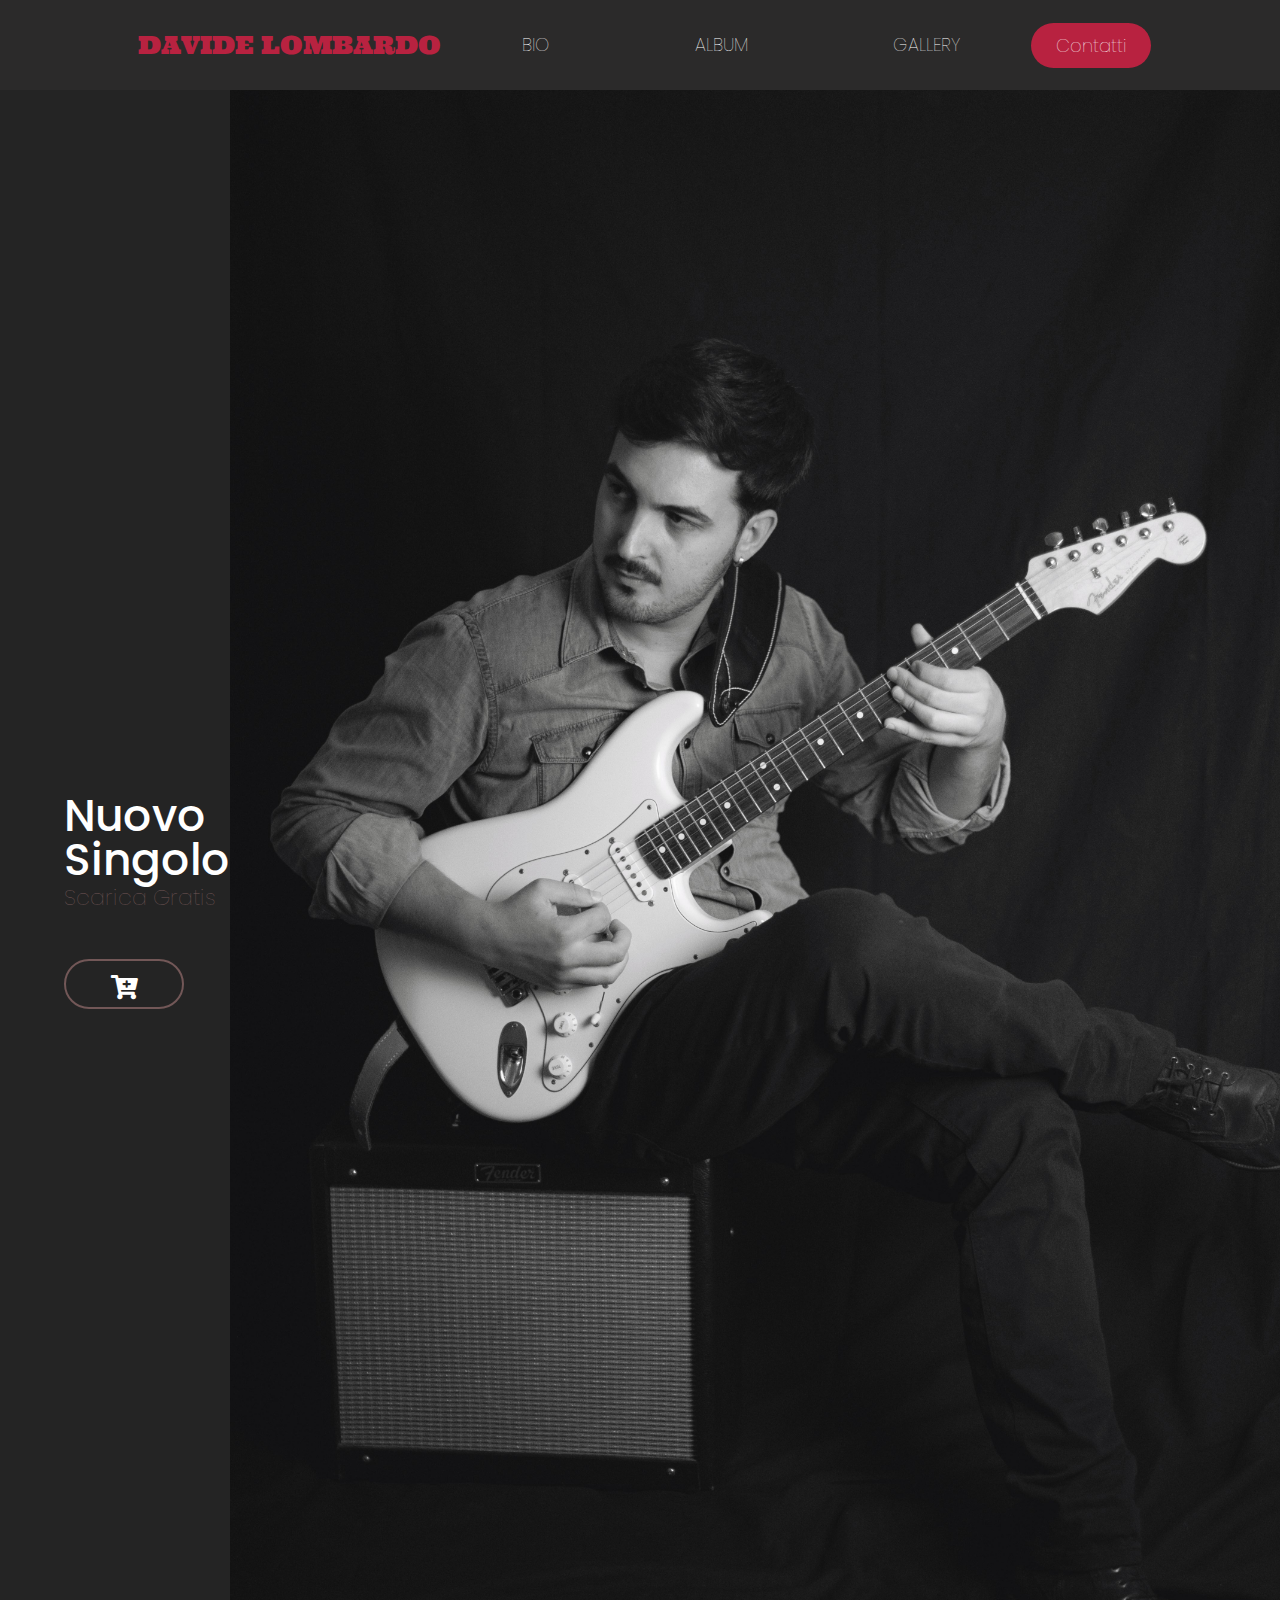
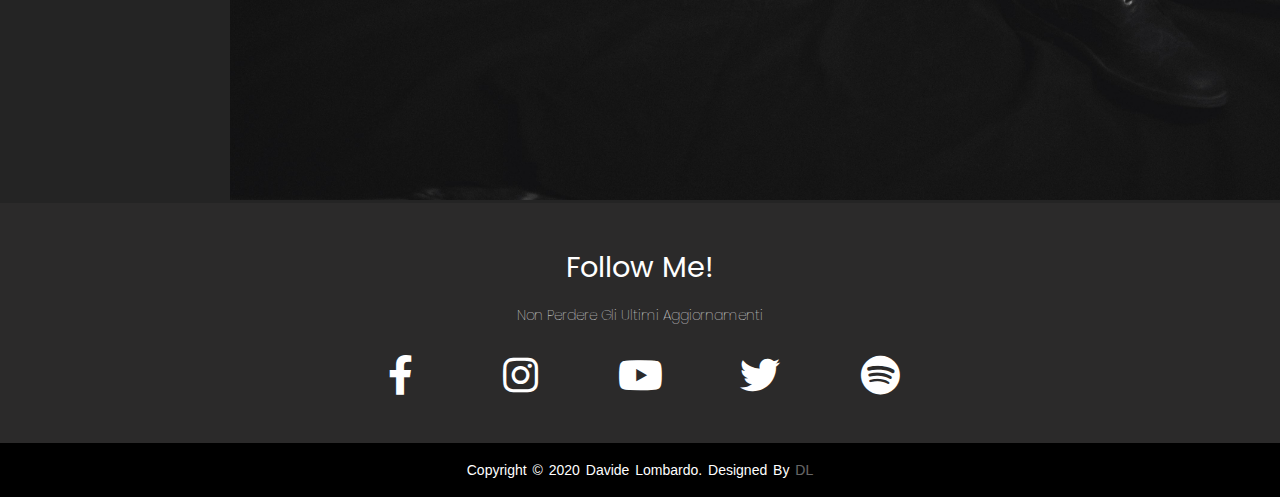
<file: index.html>
<!DOCTYPE html>
<html lang="en">

<head>
    <meta charset="utf-8">
    <title>Project: Davide Lombardo Music</title>
    <meta name="viewport" content="width=device-width, initial-scale=1.0">
    <link rel="stylesheet" href="css/reset.css">
    <link rel="stylesheet" href="css/main.css">

    <link rel="preconnect" href="https://fonts.gstatic.com">
    <link href="https://fonts.googleapis.com/css2?family=Ultra&display=swap" rel="stylesheet">
    <link href="https://fonts.googleapis.com/css2?family=Poppins:wght@300&display=swap" rel="stylesheet">
    <link rel="stylesheet" href="https://cdnjs.cloudflare.com/ajax/libs/font-awesome/5.15.2/css/all.min.css">
</head>

<body>
    <header>
        <h1><a href="index.html">DAVIDE LOMBARDO</a></h1>
        <nav>
            <ul class="menu">
                <li><a href="bio.html">Bio</a></li>
                <li><a href="album.html">Album</a></li>
                <li><a href="gallery.html">Gallery</a></li>
            </ul>
        </nav>
        <button><a href="contatti.html">Contatti</button>
    </header>
    <main>
        <section class="presentation">
            <div class="introduction">
                <div class="intro-text">
                    <h2>Nuovo Singolo</h2>
                    <p>Scarica Gratis</p>
                </div>
                <div class="cta">
                    <button class="cta-select"><i class="fas fa-cart-plus"></i></button>
                </div>
            </div>
            <div class="cover">
                <img src="./img/background.jpg" alt="background">

            </div>
        </section>
    </main>

    <footer>
        <div class="footer-content">
            <h3>Follow me!</h3>
            <p>Non Perdere Gli Ultimi Aggiornamenti</p>
            <ul class="socials">
                <li><a href="#"><i class="fab fa-facebook-f"></i></a></li>
                <li><a href="#"><i class="fab fa-instagram"></i></a></li>
                <li><a href="#"><i class="fab fa-youtube"></i></a></li>
                <li><a href="#"><i class="fab fa-twitter"></i></a></li>
                <li><a href="#"><i class="fab fa-spotify"></i></a></li>
            </ul>
        </div>

        <div class="footer-bottom">
            <p>copyright &copy; 2020 Davide Lombardo. Designed by <span>DL</span></p>
        </div>
    </footer>

</body>

</html>
</file>
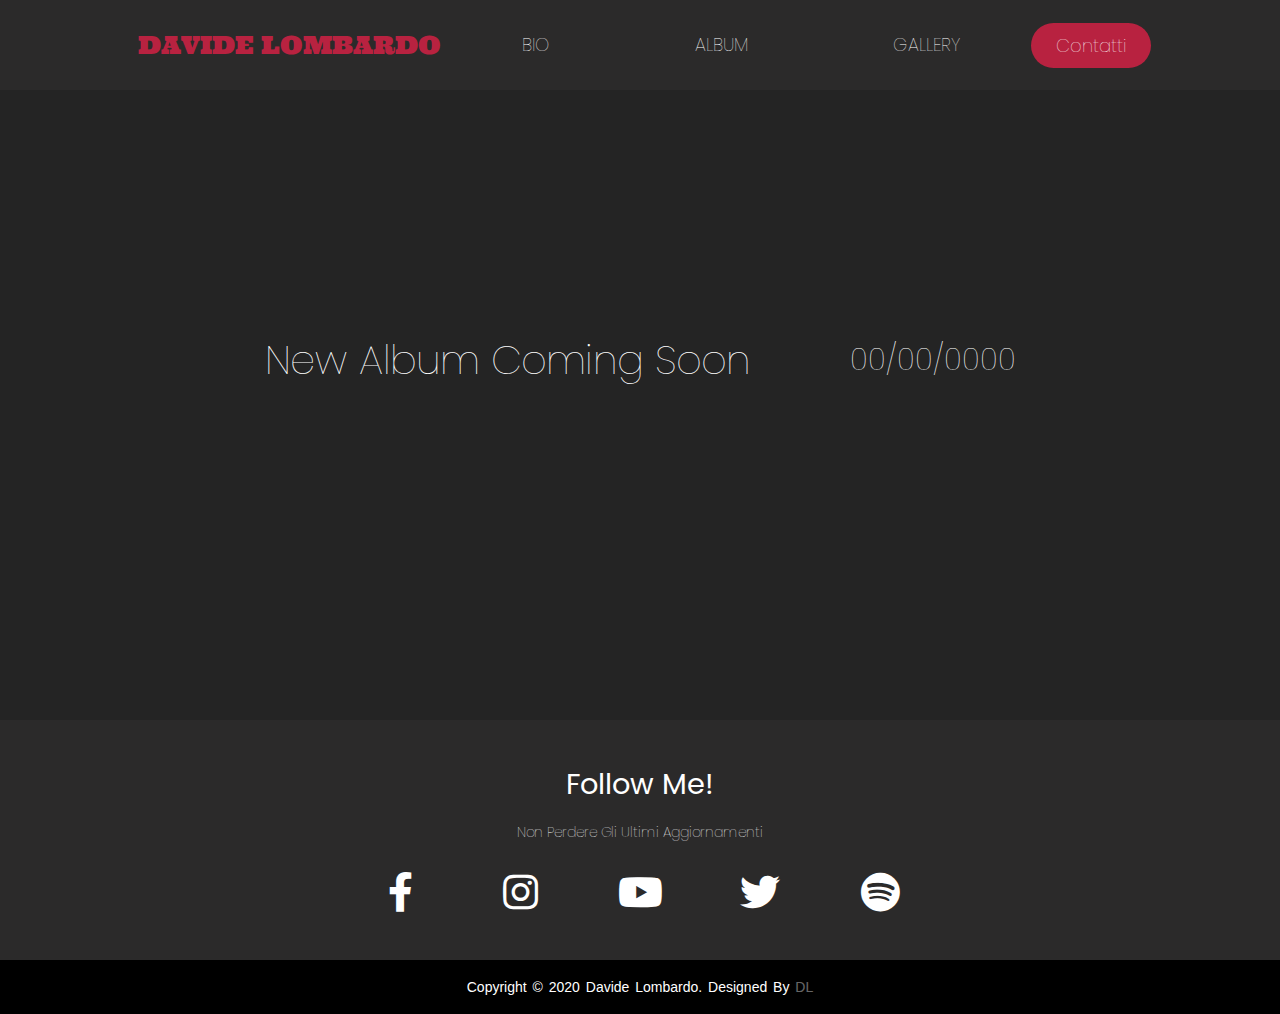
<file: album.html>
<!DOCTYPE html>
<html lang="en">

<head>
    <meta charset="utf-8">
    <title>Project: Davide Lombardo Music</title>
    <link rel="stylesheet" href="css/reset.css">
    <link rel="stylesheet" href="css/album.css">
    <link rel="stylesheet" href="css/main.css">

    <link rel="preconnect" href="https://fonts.gstatic.com">
    <link href="https://fonts.googleapis.com/css2?family=Ultra&display=swap" rel="stylesheet">
    <link href="https://fonts.googleapis.com/css2?family=Poppins:wght@300&display=swap" rel="stylesheet">

    <link rel="stylesheet" href="https://cdnjs.cloudflare.com/ajax/libs/font-awesome/5.15.2/css/all.min.css">
</head>

<body>
    <header>
        <h1><a href="index.html">DAVIDE LOMBARDO</a></h1>
        <nav>
            <ul class="menu">
                <li><a href="bio.html">Bio</a></li>
                <li><a href="album.html">Album</a></li>
                <li><a href="gallery.html">Gallery</a></li>
            </ul>
        </nav>
        <button><a href="contatti.html">Contatti</button>
    </header>

    <div class="coming-soon">
        <h2>New Album Coming Soon</h2>
        <p>00/00/0000</p>
    </div>

</body>

<footer>
    <div class="footer-content">
        <h3>Follow me!</h3>
        <p>Non Perdere Gli Ultimi Aggiornamenti</p>
        <ul class="socials">
            <li><a href="#"><i class="fab fa-facebook-f"></i></a></li>
            <li><a href="#"><i class="fab fa-instagram"></i></a></li>
            <li><a href="#"><i class="fab fa-youtube"></i></a></li>
            <li><a href="#"><i class="fab fa-twitter"></i></a></li>
            <li><a href="#"><i class="fab fa-spotify"></i></a></li>
        </ul>
    </div>

    <div class="footer-bottom">
        <p>copyright &copy; 2020 Davide Lombardo. Designed by <span>DL</span></p>
    </div>
</footer>

</html>
</file>
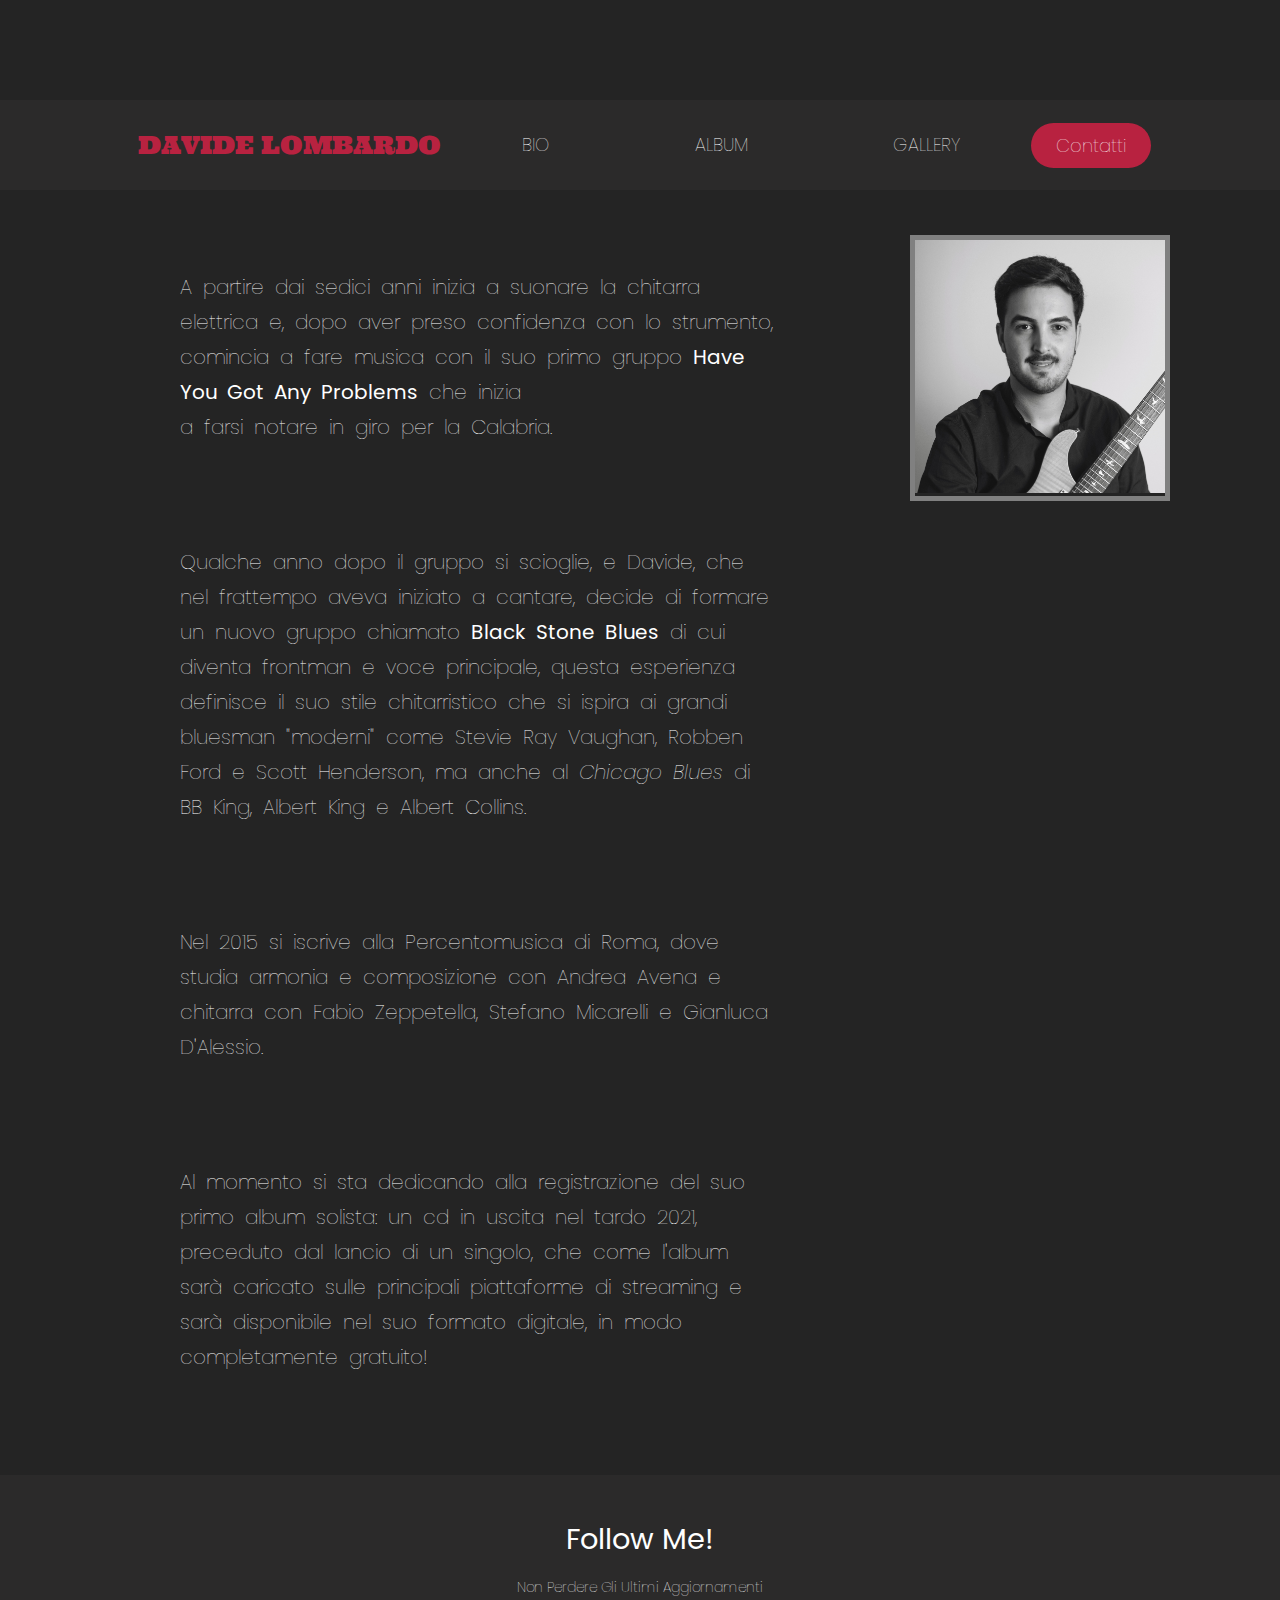
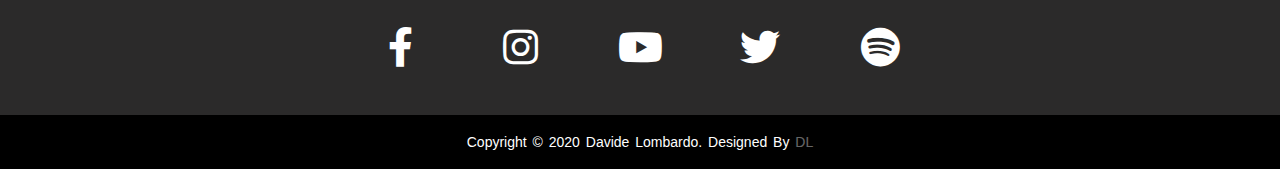
<file: bio.html>
<!DOCTYPE html>
<html lang="en">

<head>
    <meta charset="utf-8">
    <title>Project: Davide Lombardo Music</title>
    <link rel="stylesheet" href="css/reset.css">
    <link rel="stylesheet" href="css/main.css">
    <link rel="stylesheet" href="css/bio.css">

    <link rel="preconnect" href="https://fonts.gstatic.com">
    <link href="https://fonts.googleapis.com/css2?family=Poppins:wght@300&display=swap" rel="stylesheet">
    <link href="https://fonts.googleapis.com/css2?family=Ultra&display=swap" rel="stylesheet">

    <link rel="stylesheet" href="https://cdnjs.cloudflare.com/ajax/libs/font-awesome/5.15.2/css/all.min.css">
</head>

<body>
    <header>
        <h1><a href="index.html">DAVIDE LOMBARDO</a></h1>
        <nav>
            <ul class="menu">
                <li><a href="bio.html">Bio</a></li>
                <li><a href="album.html">Album</a></li>
                <li><a href="gallery.html">Gallery</a></li>
            </ul>
        </nav>
        <button><a href="contatti.html">Contatti</button>
    </header>

    <div class="container">
        <div class="bio-pic"><img src="img/bio/bio-pic.jpg" alt="Davide Lombardo" width="250px" /></div>

        <div class="box box1">Davide Lombardo, nasce l'11 agosto del 1992 a Gioiosa Ionica, paesino della provincia di Reggio Calabria.</div>

        <div class="box box2">A partire dai sedici anni inizia a suonare la chitarra elettrica e, dopo aver preso confidenza con lo strumento, comincia a fare musica con il suo primo gruppo <strong> Have You Got Any Problems</strong> che inizia<br> a farsi notare in giro per
            la Calabria.</div>

        <div class="box box3">Qualche anno dopo il gruppo si scioglie, e Davide, che nel frattempo aveva iniziato a cantare, decide di formare un nuovo gruppo chiamato <strong>Black Stone Blues</strong> di cui diventa frontman e voce principale, questa esperienza definisce
            il suo stile chitarristico che si ispira ai grandi bluesman "moderni" come Stevie Ray Vaughan, Robben Ford e Scott Henderson, ma anche al <em>Chicago Blues</em> di BB King, Albert King e Albert Collins.</div>


        <div class="box box4">Nel 2015 si iscrive alla Percentomusica di Roma, dove studia armonia e composizione con Andrea Avena e chitarra con Fabio Zeppetella, Stefano Micarelli e Gianluca D'Alessio.</div>

        <div class="box box5">Al momento si sta dedicando alla registrazione del suo primo album solista: un cd in uscita nel tardo 2021, preceduto dal lancio di un singolo, che come l'album sarà caricato sulle principali piattaforme di streaming e sarà disponibile nel suo
            formato digitale, in modo completamente gratuito! </div>
    </div>
</body>

<footer>
    <div class="footer-content">
        <h3>Follow me!</h3>
        <p>Non Perdere Gli Ultimi Aggiornamenti</p>
        <ul class="socials">
            <li><a href="#"><i class="fab fa-facebook-f"></i></a></li>
            <li><a href="#"><i class="fab fa-instagram"></i></a></li>
            <li><a href="#"><i class="fab fa-youtube"></i></a></li>
            <li><a href="#"><i class="fab fa-twitter"></i></a></li>
            <li><a href="#"><i class="fab fa-spotify"></i></a></li>
        </ul>
    </div>

    <div class="footer-bottom">
        <p>copyright &copy; 2020 Davide Lombardo. Designed by <span>DL</span></p>
    </div>
</footer>

</html>
</file>
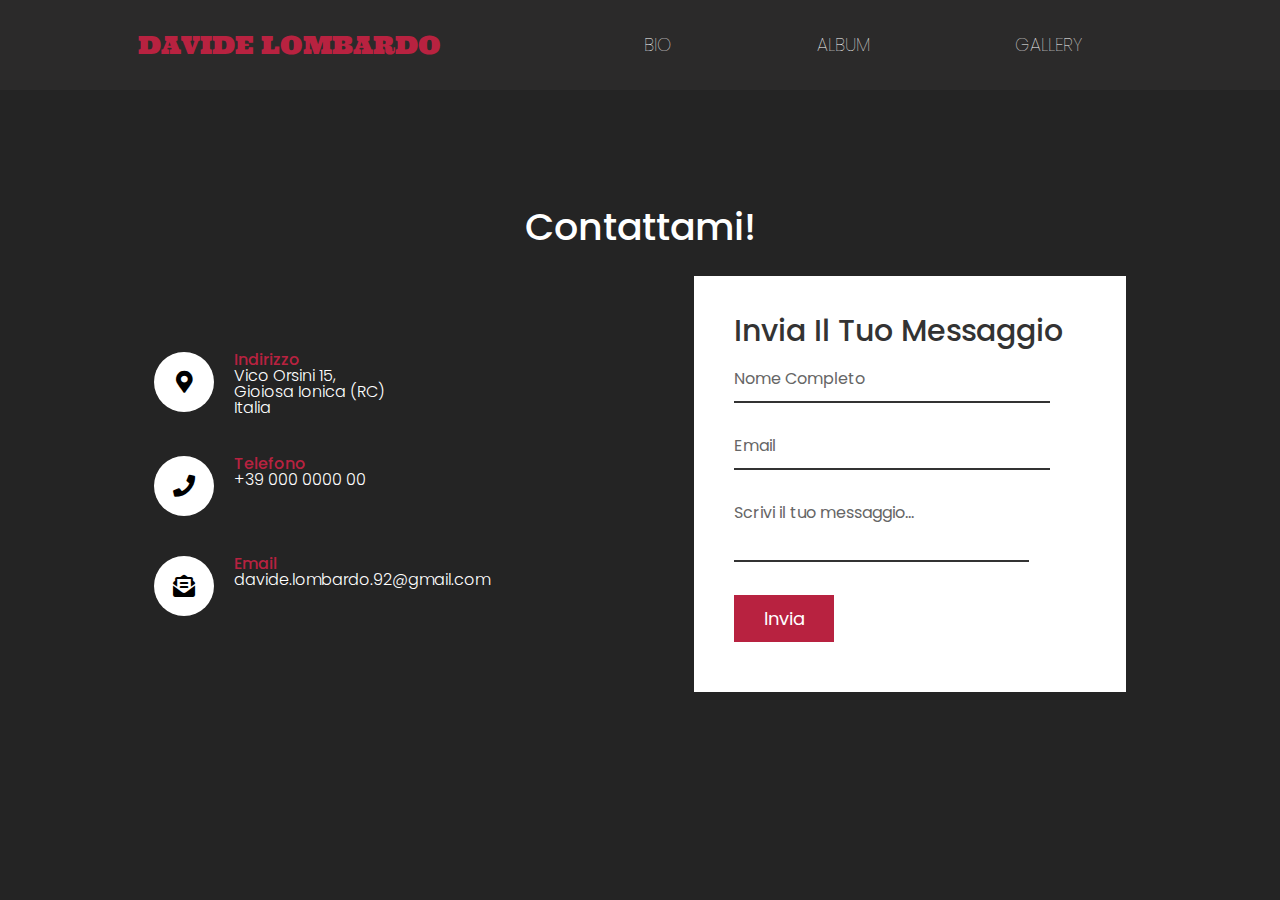
<file: contatti.html>
<!DOCTYPE html>
<html lang="en">

<head>
    <meta charset="utf-8">
    <title>Project: Davide Lombardo Music</title>
    <link rel="stylesheet" href="css/reset.css">
    <link rel="stylesheet" href="css/contatti.css">
    <link rel="stylesheet" href="css/main.css">

    <link rel="preconnect" href="https://fonts.gstatic.com">
    <link href="https://fonts.googleapis.com/css2?family=Ultra&display=swap" rel="stylesheet">
    <link href="https://fonts.googleapis.com/css2?family=Poppins:wght@300&display=swap" rel="stylesheet">
    <link rel="stylesheet" href="https://cdnjs.cloudflare.com/ajax/libs/font-awesome/5.15.2/css/all.min.css">

</head>

<header>
    <h1><a href="index.html">DAVIDE LOMBARDO</a></h1>
    <nav>
        <ul class="menu">
            <li><a href="bio.html">Bio</a></li>
            <li><a href="album.html">Album</a></li>
            <li><a href="gallery.html">Gallery</a></li>
        </ul>
    </nav>

</header>

<body>
    <section class="contact">
        <div class="content">
            <h2>Contattami!</h2>
        </div>
        <div class="container">
            <div class="contactInfo">
                <div class="box">
                    <div class="icon"><i class="fas fa-map-marker-alt"></i></div>
                    <div class="text">
                        <h3>Indirizzo</h3>
                        <p>Vico Orsini 15,<br> Gioiosa Ionica (RC)<br> Italia</p>
                    </div>
                </div>
                <div class="box">
                    <div class="icon"><i class="fas fa-phone"></i></div>
                    <div class="text">
                        <h3>Telefono</h3>
                        <p>+39 000 0000 00</p>
                    </div>
                </div>
                <div class="box">
                    <div class="icon"><i class="fas fa-envelope-open-text"></i></div>
                    <div class="text">
                        <h3>Email</h3>
                        <p>davide.lombardo.92@gmail.com</p>
                    </div>
                </div>
            </div>
            <div class="contactForm">
                <form>
                    <h2>Invia Il Tuo Messaggio</h2>
                    <div class="inputBox">
                        <input type="text" name="" required="required">
                        <span>Nome Completo</span>
                    </div>
                    <div class="inputBox">
                        <input type="text" name="" required="required">
                        <span>Email</span>
                    </div>
                    <div class="inputBox">
                        <textarea required="required"></textarea>
                        <span>Scrivi il tuo messaggio...</span>
                    </div>
                    <div class="inputBox">
                        <input type="submit" name="" value="Invia">
                    </div>
                </form>
            </div>
        </div>
    </section>
</body>

</html>
</file>
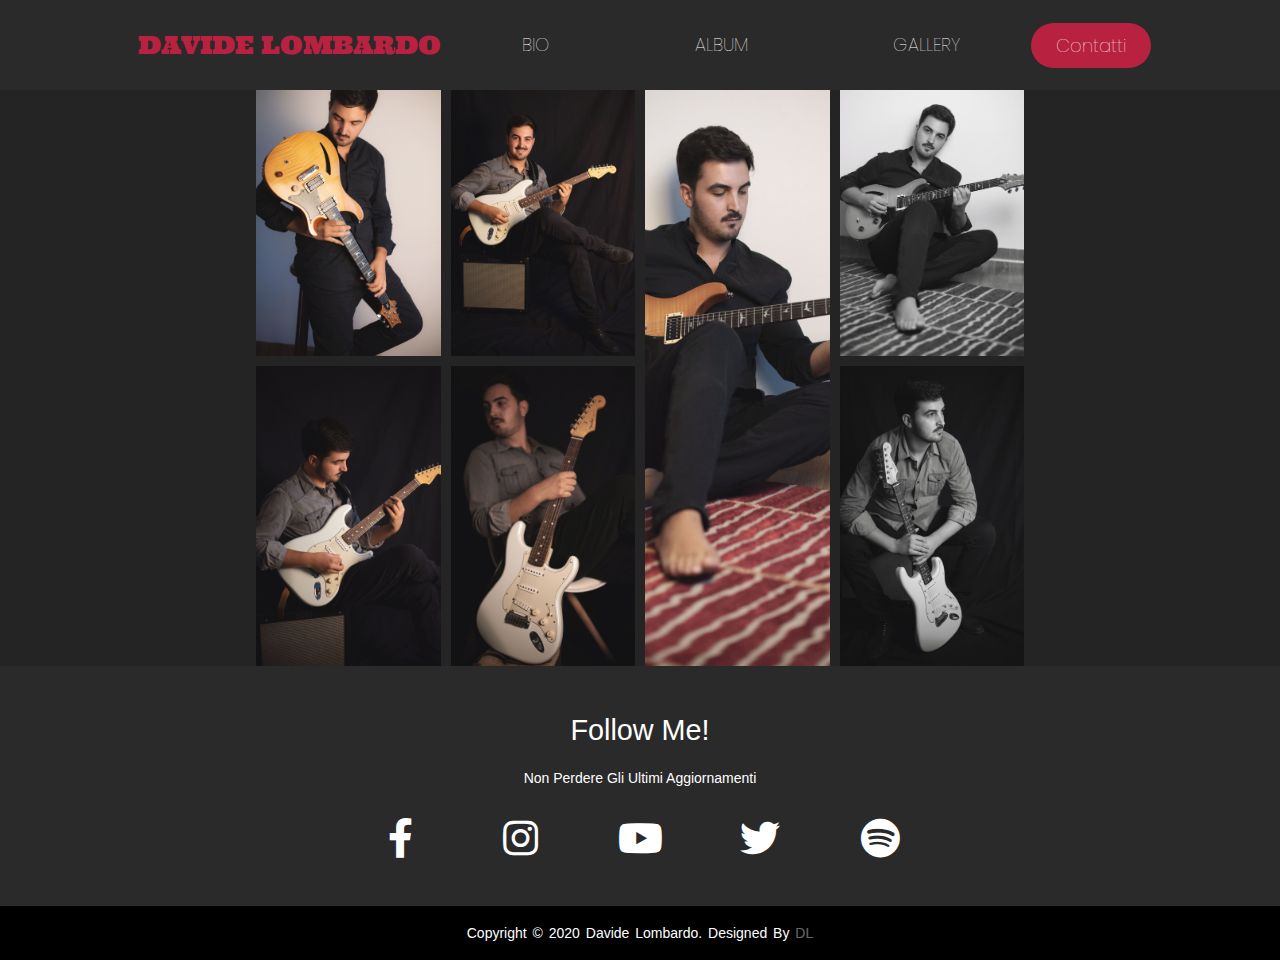
<file: gallery.html>
<!DOCTYPE html>
<html lang="en">

<head>
    <meta charset="utf-8">
    <title>Project: Davide Lombardo Music</title>
    <link rel="stylesheet" href="css/reset.css">
    <link rel="stylesheet" href="css/gallery.css">
    <link rel="stylesheet" href="css/main.css">

    <link rel="preconnect" href="https://fonts.gstatic.com">
    <link href="https://fonts.googleapis.com/css2?family=Ultra&display=swap" rel="stylesheet">
    <link href="https://fonts.googleapis.com/css2?family=Poppins:wght@300&display=swap" rel="stylesheet">
    <link rel="stylesheet" href="https://cdnjs.cloudflare.com/ajax/libs/font-awesome/5.15.2/css/all.min.css">
</head>

<body>
    <header>
        <h1><a href="index.html">DAVIDE LOMBARDO</a></h1>
        <nav>
            <ul class="menu">
                <li><a href="bio.html">Bio</a></li>
                <li><a href="album.html">Album</a></li>
                <li><a href="gallery.html">Gallery</a></li>
            </ul>
        </nav>
        <button><a href="contatti.html">Contatti</button>
    </header>

    <section id="index-gallery" class="wrapper-gallery">
        <p>Davide Lombardo</p>
        <h2>Gallery</h2>

        <div class="gallery-img img1">
            <div>
                <a href="#"></a>
            </div>
        </div>

        <div class="gallery-img img2">
            <div>
                <a href="#"></a>
            </div>
        </div>

        <div class="gallery-img img3">
            <div>
                <a href="#"></a>
            </div>
        </div>

        <div class="gallery-img img4">
            <div>
                <a href="#"></a>
            </div>
        </div>

        <div class="gallery-img img5">
            <div>
                <a href="#"></a>
            </div>
        </div>

        <div class="gallery-img img6">
            <div>
                <a href="#"></a>
            </div>
        </div>

        <div class="gallery-img img7">
            <div>
                <a href="#"></a>
            </div>
        </div>
    </section>
    <script src="js/gallery.js"></script>
</body>

<footer>
    <div class="footer-content">
        <h3>Follow me!</h3>
        <p>Non Perdere Gli Ultimi Aggiornamenti</p>
        <ul class="socials">
            <li><a href="#"><i class="fab fa-facebook-f"></i></a></li>
            <li><a href="#"><i class="fab fa-instagram"></i></a></li>
            <li><a href="#"><i class="fab fa-youtube"></i></a></li>
            <li><a href="#"><i class="fab fa-twitter"></i></a></li>
            <li><a href="#"><i class="fab fa-spotify"></i></a></li>
        </ul>
    </div>

    <div class="footer-bottom">
        <p>copyright &copy; 2020 Davide Lombardo. Designed by <span>DL</span></p>
    </div>
</footer>

</html>
</file>
<file: css/main.css>
.wrapper-gallery {
    margin: 0 20vw;
}

* {
    box-sizing: border-box;
    margin: 0;
    padding: 0;
}

body {
    background: #242424;
}

.menu,
a,
button {
    font-family: 'Poppins', sans-serif;
    font-weight: 100;
    font-size: 18px;
    text-decoration: none;
    color: #fff;
}

header {
    background-color: #2b2a2a;
    display: flex;
    justify-content: space-between;
    align-items: center;
    position: fixed;
    height: 10vh;
    width: 100vw;
    padding: 30px 10%;
    z-index: 10;
}

.menu {
    list-style: none;
    text-transform: uppercase;
}

.menu li {
    display: inline-block;
    margin: 0 50px;
    padding: 0 20px;
}

.menu a {
    transition: all 0.3s ease-in-out;
}

.menu a:hover {
    color: rgb(184, 34, 64);
}

button {
    padding: 9px 25px;
    background: rgb(184, 34, 64);
    border: none;
    border-radius: 50px;
    cursor: pointer;
    transition: all 0.3s ease-in-out;
}

button:hover {
    background-color: #0d94a6;
}

h1 a {
    margin-top: 0;
    margin-left: 10px;
    margin-right: 10px;
    font-weight: 100;
    font-size: 25px;
    font-family: 'Ultra', serif;
    color: rgb(184, 34, 64);
    cursor: pointer;
}

.presentation {
    display: flex;
    width: 90%;
    margin: auto;
    min-height: 80vh;
    align-items: center;
}

.introduction {
    flex: 1;
}

.intro-text h2 {
    font-size: 44px;
    font-weight: 500;
}

.intro-text p {
    margin-top: 5px;
    font-size: 22px;
    color: #725757;
}

.cta {
    padding: 50px 0px 0px 0px;
}

.cta-select {
    border: 2px solid #725757;
    background: transparent;
    color: #fff;
    width: 120px;
    height: 50px;
    cursor: pointer;
    font-size: 24px;
}

.cover {
    flex: 1;
}

.cover img {
    height: 200vh;
    animation: drop 1.5s ease;
}

@keyframes drop {
    0% {
        opacity: 0;
        transform: translateX(-700px);
    }
    100% {
        opacity: 1;
        transform: translateX(0px);
    }
}

footer {
    background: #2b2a2a;
    height: auto;
    width: 100vw;
    font-family: Arial, Helvetica, sans-serif;
    padding-top: 40px;
    color: #fff;
}

.footer-content {
    position: relative;
    display: flex;
    align-items: center;
    justify-content: center;
    flex-direction: column;
    text-align: center;
}

.footer-content h3 {
    font-size: 1.8rem;
    font-weight: 400;
    text-transform: capitalize;
    line-height: 3rem;
}

.footer-content p {
    max-width: 500px;
    margin: 10px auto;
    line-height: 28px;
    font-size: 14px;
}

.socials {
    list-style: none;
    display: flex;
    align-items: center;
    justify-content: center;
    margin: 1rem 0 3rem 0;
    font-size: 30px;
}

.socials li {
    margin: 0 10px;
    width: 100px;
}

.socials a {
    text-decoration: none;
    color: #fff;
}

.socials a i {
    font-size: 40px;
    transition: color .4s ease;
}

.socials a:hover i {
    color: rgb(184, 34, 64);
}

.footer-bottom {
    background: #000000;
    width: 100vw;
    padding: 20px 0;
    text-align: center;
}

.footer-bottom p {
    font-size: 14px;
    word-spacing: 2px;
    text-transform: capitalize;
}

.footer-bottom span {
    opacity: .4;
    font-weight: 200;
}

@media (max-width: 480px) {
    button {
        display: none;
    }
    .socials li {
        margin: 0 10px;
        width: 80%;
    }
    .cover img {
        height: auto;
        width: 100%;
    }
}


/*
mettere header bloccato all'estremità inferiore dello schermo

@media (max-width: 767px) {
body      {padding:10px;background:#fff;}
header    {width:100%;padding:20px 0 20px 0px;} 
nav	  {width:100%;float:left;}
#content  {width:100%;float:left;}
aside     {width:100%;float:right;padding:20px 0 0 0px;}
footer	  {width:100%;padding:20px 0 20px 0px;}
#wrapper      {width:100%;margin: 0 auto;}
#container    {width:100%;float:left;padding:20px 0 0 0;}
#site-title a {font-size:25px;margin-left:10px;}

}
</file>
<file: css/album.css>
.coming-soon {
    display: flex;
    width: 100%;
    min-height: 80vh;
    justify-content: center;
    align-items: center;
}

.coming-soon h2 {
    font-family: 'Poppins', sans-serif;
    font-weight: 100;
    font-size: 40px;
    text-decoration: none;
    color: #fff;
}

.coming-soon p {
    font-family: 'Poppins', sans-serif;
    font-weight: 100;
    font-size: 30px;
    text-decoration: none;
    color: #fff;
    padding-left: 100px;
}
</file>
<file: css/bio.css>
.container {
    width: 80%;
}

.bio-pic {
    position: absolute;
    margin: 135px 910px 0px;
    border: solid 5px grey;
}

.box {
    margin: 100px 250px 100px 180px;
    font-size: 20px;
    line-height: 35px;
    word-spacing: 5px;
    font-family: 'Poppins', sans-serif;
}

@media screen and (max-width: 320px) {
    .box {
        margin: 0;
    }
    .bio-pic {
        position: relative;
    }
}
</file>
<file: css/contatti.css>
* {
    margin: 0;
    padding: 0;
    box-sizing: border-box;
    font-family: 'Poppins', sans-serif;
}

.contact {
    position: relative;
    min-height: 100vh;
    padding: 50px 100px;
    display: flex;
    justify-content: center;
    align-items: center;
    flex-direction: column;
    background: url();
    background-size: cover;
}

.contact .content {
    max-width: 800px;
    text-align: center;
}

.contact .content h2 {
    font-size: 38px;
    font-weight: 500;
    color: #fff;
}

.contact .content p {
    font-weight: 300;
    color: #fff;
}

.container {
    width: 100%;
    display: flex;
    justify-content: center;
    align-items: center;
    margin-top: 30px;
}

.container .contactInfo {
    width: 50%;
    display: flex;
    flex-direction: column;
}

.container .contactInfo .box {
    position: relative;
    padding: 20px 0;
    display: flex;
}

.container .contactInfo .box .icon {
    min-width: 60px;
    height: 60px;
    background: #fff;
    display: flex;
    justify-content: center;
    align-items: center;
    border-radius: 50%;
    font-size: 22px;
}

.container .contactInfo .box .text {
    display: flex;
    margin-left: 20px;
    font-size: 16px;
    color: #fff;
    flex-direction: column;
    font-weight: 300;
}

.container .contactInfo .box .text h3 {
    font-weight: 500;
    color: rgb(184, 34, 64);
}

.contactForm {
    background-color: aqua;
    width: 40%;
    padding: 40px;
    background: #fff;
}

.contactForm h2 {
    font-size: 30px;
    color: #333;
    font-weight: 500;
}

.contactForm .inputBox {
    position: relative;
    widows: 100px;
    margin-top: 10px;
}

.contactForm .inputBox input,
.contactForm .inputBox textarea {
    widows: 100px;
    padding: 5px 0;
    font-size: 16px;
    margin: 10px 0;
    border: none;
    border-bottom: 2px solid #333;
    outline: none;
    resize: none;
}

.contactForm .inputBox span {
    position: absolute;
    left: 0;
    padding: 5px 0;
    font-size: 16px;
    margin: 10px 0;
    pointer-events: none;
    transition: 0.5s;
    color: #666;
}

.contactForm .inputBox input:focus~span,
.contactForm .inputBox input:valid~span,
.contactForm .inputBox textarea:focus~span,
.contactForm .inputBox textarea:valid~span {
    color: #e91e63;
    font-size: 12px;
    transform: translateY(-20px);
}

.contactForm .inputBox input[type="submit"] {
    width: 100px;
    background: rgb(184, 34, 64);
    color: #fff;
    border: none;
    cursor: pointer;
    padding: 10px;
    font-size: 18px;
}

@media screen and (min-width: 768px) and (max-width: 980px) {
    .contact {
        padding: 50px;
    }
    .container {
        flex-direction: column;
    }
    .container .contactInfo {
        margin-bottom: 40px;
    }
    .container .contactInfo,
    .contactForm {
        width: 100%;
    }
}
</file>
<file: css/gallery.css>
#index-gallery {
    display: grid;
    grid-template-columns: 1fr 1fr 1fr 1fr;
    grid-template-rows: auto;
    gap: 10px;
    grid-template-areas: "gallery-p gallery-p  gallery-p gallery-p" "gallery-h2 gallery-h2 gallery-h2 gallery-h2" "img1 img2 img3 img4" "img5 img6 img3 img7";
}

#index-gallery .gallery-img {
    width: 100%;
    height: 300px;
    background-repeat: no-repeat;
    background-size: cover;
    background-position: center;
    cursor: pointer;
}


/* images */

#index-gallery p {
    grid-area: gallery-p;
}

#index-gallery h2 {
    grid-area: gallery-h2;
}

#index-gallery .img1 {
    grid-area: img1;
    background-image: url("../img/thumb/img1.jpg");
}

#index-gallery .img2 {
    grid-area: img2;
    background-image: url("../img/thumb/img2.jpg");
}

#index-gallery .img3 {
    grid-area: img3;
    background-image: url("../img/thumb/img3.jpg");
    height: 610px;
}

#index-gallery .img4 {
    grid-area: img4;
    background-image: url("../img/thumb/img4.jpg");
}

#index-gallery .img5 {
    grid-area: img5;
    background-image: url("../img/thumb/img5.jpg");
}

#index-gallery .img6 {
    grid-area: img6;
    background-image: url("../img/thumb/img6.jpg");
}

#index-gallery .img7 {
    grid-area: img7;
    background-image: url("../img/thumb/img7.jpg");
}


/* Gallery image titles */

.gallery-img div {
    width: 100%;
    height: 100%;
    background-color: #000000;
    opacity: 0;
    display: flex;
    justify-content: center;
    align-items: center;
}

.gallery-img a {
    font-family: Arial, Helvetica, sans-serif;
    font-size: 18px;
    color: #ffffff;
    text-decoration: none;
    text-transform: uppercase;
}

.gallery-img div:hover {
    opacity: 0.8;
    transition: all ease-in-out 100ms;
}


/* Pop up when clicked */

.img-window {
    width: 100vw;
    height: 100vh;
    background-color: rgba(0, 0, 0, 0.8);
    position: fixed;
    top: 0;
    left: 0;
    cursor: pointer;
    display: flex;
    justify-content: center;
    align-items: center;
    z-index: 100;
}

.img-window img {
    max-height: 80vh;
    max-width: 80vw;
}


/* Next Image */

.img-btn-next {
    display: block;
    padding: 6px 10px;
    border-radius: 4px;
    background-color: #111111;
    position: fixed;
    top: 48vh;
    z-index: 500;
    font-family: Arial, Helvetica, sans-serif;
    color: #ffffff;
    cursor: pointer;
    text-transform: uppercase;
}

.img-btn-next:hover {
    opacity: 0.8;
}

.img-btn-prev {
    display: block;
    padding: 6px 10px;
    border-radius: 4px;
    background-color: #111111;
    position: fixed;
    top: 48vh;
    z-index: 500;
    font-family: Arial, Helvetica, sans-serif;
    color: #ffffff;
    cursor: pointer;
    text-transform: uppercase;
}

.img-btn-prev:hover {
    opacity: 0.8;
}
</file>
